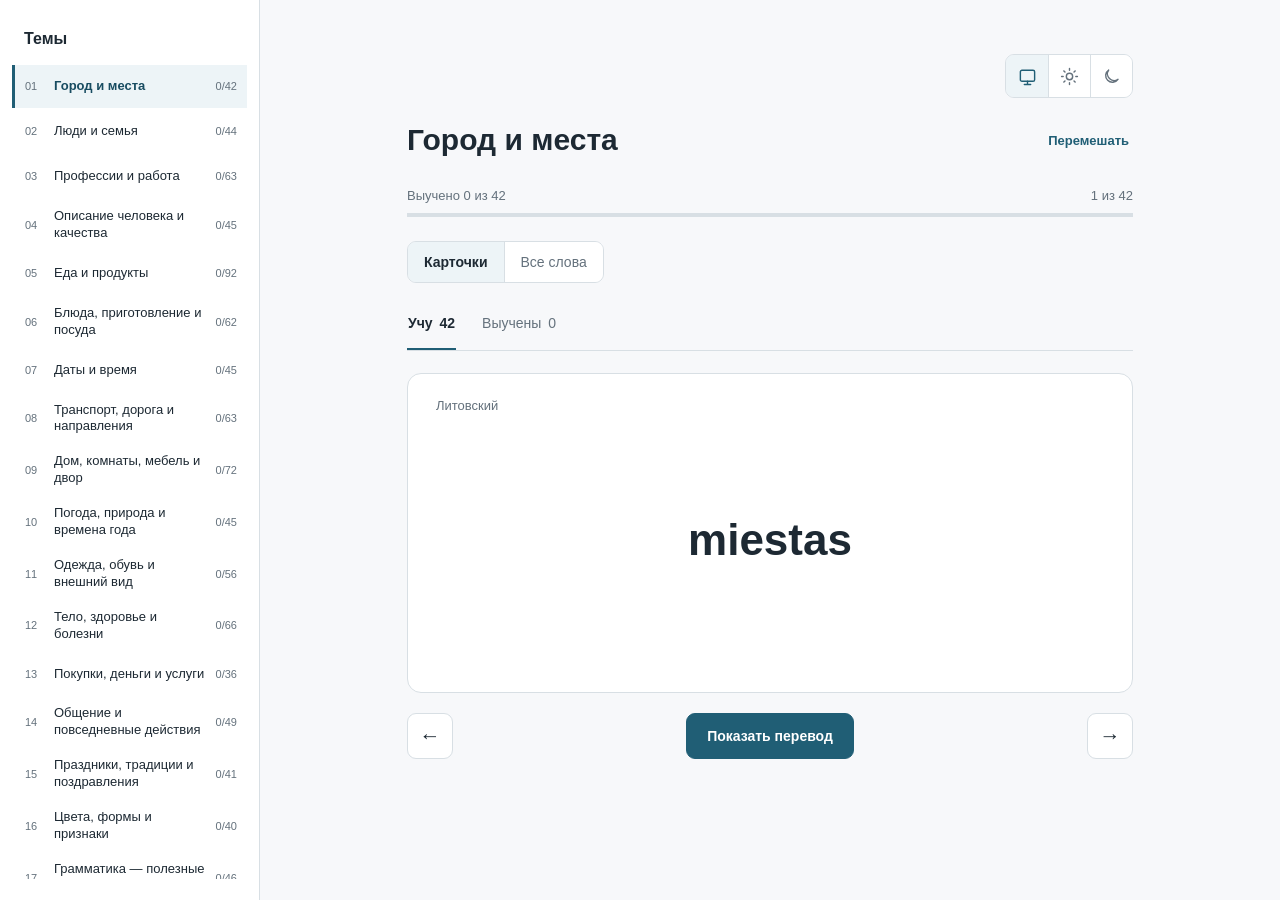
<file: index.html>
<!doctype html>
<html lang="ru">
  <head>
    <meta charset="utf-8">
    <meta name="viewport" content="width=device-width, initial-scale=1">
    <meta name="description" content="Карточки для запоминания литовских слов и фраз с русским переводом.">
    <title>Карточки литовского языка</title>
    <script>
      try { document.documentElement.dataset.theme = localStorage.getItem("cards-theme") || "system"; } catch {}
    </script>
    <link rel="stylesheet" href="styles.css">
    <script defer src="app.js"></script>
  </head>
  <body>
    <p id="load-status" class="load-status" role="status">Загрузка слов…</p>
    <div id="app-shell" class="app-shell" hidden>
      <aside class="sidebar" aria-label="Темы">
        <h2>Темы</h2>
        <nav id="topic-list" class="topic-list" aria-label="Выбрать тему"></nav>
      </aside>

      <main class="study-area" aria-label="Карточки литовского языка">
        <section class="study-content">
          <div class="top-controls">
            <div class="theme-control" role="group" aria-label="Оформление">
              <button id="theme-system" type="button" class="theme-button" aria-label="Системная тема" title="Системная тема" aria-pressed="true">
                <svg viewBox="0 0 24 24" fill="none" stroke="currentColor" stroke-width="1.8" stroke-linecap="round" stroke-linejoin="round" aria-hidden="true"><rect x="3" y="4" width="18" height="14" rx="2"/><path d="M8 22h8M12 18v4"/></svg>
              </button>
              <button id="theme-light" type="button" class="theme-button" aria-label="Дневная тема" title="Дневная тема" aria-pressed="false">
                <svg viewBox="0 0 24 24" fill="none" stroke="currentColor" stroke-width="1.8" stroke-linecap="round" aria-hidden="true"><circle cx="12" cy="12" r="4"/><path d="M12 2v2m0 16v2M4.9 4.9l1.4 1.4m11.4 11.4 1.4 1.4M2 12h2m16 0h2M4.9 19.1l1.4-1.4M17.7 6.3l1.4-1.4"/></svg>
              </button>
              <button id="theme-dark" type="button" class="theme-button" aria-label="Ночная тема" title="Ночная тема" aria-pressed="false">
                <svg viewBox="0 0 24 24" fill="none" stroke="currentColor" stroke-width="1.8" stroke-linecap="round" stroke-linejoin="round" aria-hidden="true"><path d="M20.2 15.6A8.5 8.5 0 0 1 8.4 3.8 8.5 8.5 0 1 0 20.2 15.6Z"/></svg>
              </button>
            </div>
            <div class="mobile-topic-picker">
              <label for="topic-select">Тема</label>
              <select id="topic-select"></select>
            </div>
          </div>

          <div class="session-head">
            <h1 id="current-topic"></h1>
            <button id="shuffle-button" class="text-button" type="button">Перемешать</button>
          </div>

          <div class="progress-row">
            <span id="progress-text"></span>
            <span id="card-position"></span>
          </div>
          <div class="progress-track" role="progressbar" aria-label="Выучено в теме" aria-valuemin="0" aria-valuemax="100" aria-valuenow="0" id="progress-bar"><span id="progress-fill"></span></div>

          <div class="view-switch" role="group" aria-label="Вид слов">
            <button id="view-cards" type="button" class="active" aria-pressed="true">Карточки</button>
            <button id="view-list" type="button" aria-pressed="false">Все слова</button>
          </div>

          <div id="card-pane">
            <div class="mode-switch" role="group" aria-label="Режим карточек">
              <button id="mode-study" type="button" class="active" aria-pressed="true">Учу <span id="study-count"></span></button>
              <button id="mode-known" type="button" aria-pressed="false">Выучены <span id="known-count"></span></button>
            </div>

            <div id="card-stage" class="card-stage">
              <button id="flashcard" class="flashcard" type="button" aria-label="Показать перевод">
                <span id="card-side-label" class="card-side-label">Литовский</span>
                <span class="card-center">
                  <span id="card-word" class="card-word"></span>
                  <span id="card-question" class="card-question"></span>
                </span>
              </button>
              <div id="empty-state" class="empty-state" hidden>
                <h3 id="empty-title"></h3>
                <button id="empty-action" class="primary-button" type="button"></button>
              </div>
            </div>

            <div id="card-actions" class="card-actions">
              <button id="previous-button" class="round-button" type="button" aria-label="Предыдущая карточка">←</button>
              <div class="answer-actions">
                <button id="reveal-button" class="primary-button" type="button">Показать перевод</button>
                <button id="again-button" class="secondary-button" type="button" hidden>Ещё раз</button>
                <button id="known-button" class="primary-button" type="button" hidden>Знаю</button>
                <button id="return-button" class="secondary-button" type="button" hidden>Вернуть в учёбу</button>
              </div>
              <button id="next-button" class="round-button" type="button" aria-label="Следующая карточка">→</button>
            </div>
          </div>

          <section id="word-list" class="word-list" aria-label="Все слова темы" hidden>
            <table>
              <thead><tr><th scope="col">Литовский</th><th scope="col">Перевод</th></tr></thead>
              <tbody id="word-list-rows"></tbody>
            </table>
          </section>
        </section>
      </main>
    </div>
  </body>
</html>
</file>
<file: styles.css>
:root {
  color-scheme: light;
  --background: #f7f8fa;
  --surface: #fff;
  --text: #1d2933;
  --muted: #64717c;
  --accent: #205e75;
  --accent-hover: #184c61;
  --border: #d8dfe4;
  --selected: #edf4f7;
  --hover: #f4f7f8;
  --card-hover: #9bb6c1;
  --primary-text: #fff;
  --focus: #7aa9bc;
  font-family: -apple-system, BlinkMacSystemFont, "Segoe UI", Roboto, "Noto Sans", Arial, sans-serif;
  font-synthesis: none;
}

:root[data-theme="dark"] {
  color-scheme: dark;
  --background: #151b1f;
  --surface: #20282d;
  --text: #edf2f4;
  --muted: #a9b8c0;
  --accent: #8cc9e0;
  --accent-hover: #b6ddeb;
  --border: #3d4a51;
  --selected: #2b3d47;
  --hover: #27343b;
  --card-hover: #729aa9;
  --primary-text: #102732;
  --focus: #b6ddeb;
}

@media (prefers-color-scheme: dark) {
  :root:not([data-theme="light"]) {
    color-scheme: dark;
    --background: #151b1f;
    --surface: #20282d;
    --text: #edf2f4;
    --muted: #a9b8c0;
    --accent: #8cc9e0;
    --accent-hover: #b6ddeb;
    --border: #3d4a51;
    --selected: #2b3d47;
    --hover: #27343b;
    --card-hover: #729aa9;
    --primary-text: #102732;
    --focus: #b6ddeb;
  }
}

* { box-sizing: border-box; }
body { margin: 0; color: var(--text); background: var(--background); }
button, select { font: inherit; }
button { cursor: pointer; }
button:focus-visible, select:focus-visible { outline: 3px solid var(--focus); outline-offset: 2px; }
[hidden] { display: none !important; }
.load-status { max-width: 640px; margin: 12vh auto 0; padding: 0 20px; color: var(--muted); text-align: center; line-height: 1.5; }

.app-shell { display: grid; grid-template-columns: 260px minmax(0, 1fr); min-height: 100vh; }
.sidebar { position: sticky; top: 0; height: 100vh; padding: 30px 12px 18px; background: var(--surface); border-right: 1px solid var(--border); }
.sidebar h2 { margin: 0 12px 17px; font-size: 16px; font-weight: 650; }
.topic-list { display: grid; gap: 2px; max-height: calc(100vh - 86px); overflow-y: auto; scrollbar-width: thin; }
.topic-button { display: grid; grid-template-columns: 23px minmax(0, 1fr) auto; align-items: center; gap: 6px; width: 100%; min-height: 43px; padding: 8px 10px; border: 0; border-left: 3px solid transparent; background: transparent; color: var(--text); text-align: left; font-size: 13px; line-height: 1.3; }
.topic-button:hover { background: var(--hover); }
.topic-button.active { border-left-color: var(--accent); background: var(--selected); color: var(--accent-hover); font-weight: 600; }
.topic-number, .topic-done { color: var(--muted); font-size: 11px; font-weight: 400; font-variant-numeric: tabular-nums; }

.study-area { min-width: 0; }
.study-content { width: min(100%, 790px); margin: 0 auto; padding: 54px 32px 60px; }
.top-controls { display: flex; justify-content: flex-end; margin-bottom: 20px; }
.theme-control { display: inline-flex; border: 1px solid var(--border); border-radius: 9px; overflow: hidden; }
.theme-button { display: grid; place-items: center; width: 42px; height: 42px; border: 0; background: var(--surface); color: var(--muted); }
.theme-button + .theme-button { border-left: 1px solid var(--border); }
.theme-button:hover { background: var(--hover); }
.theme-button.active { background: var(--selected); color: var(--accent); }
.theme-button svg { width: 19px; height: 19px; }
.session-head { display: flex; align-items: center; justify-content: space-between; gap: 20px; }
.session-head h1 { margin: 0; font-size: clamp(24px, 3vw, 30px); font-weight: 650; line-height: 1.25; }
.text-button { min-height: 44px; border: 0; padding: 0 4px; background: transparent; color: var(--accent); font-size: 13px; font-weight: 600; white-space: nowrap; }
.text-button:hover { text-decoration: underline; }
.progress-row { display: flex; justify-content: space-between; gap: 12px; margin-top: 26px; color: var(--muted); font-size: 13px; font-variant-numeric: tabular-nums; }
.progress-track { height: 4px; margin-top: 10px; overflow: hidden; background: var(--border); }
.progress-track span { display: block; width: 0; height: 100%; background: var(--accent); }
.view-switch { display: inline-flex; margin-top: 24px; border: 1px solid var(--border); border-radius: 9px; overflow: hidden; }
.view-switch button { min-height: 40px; border: 0; padding: 0 16px; background: var(--surface); color: var(--muted); font-size: 14px; }
.view-switch button + button { border-left: 1px solid var(--border); }
.view-switch button.active { background: var(--selected); color: var(--text); font-weight: 650; }
.mode-switch { display: flex; gap: 25px; margin: 24px 0 22px; border-bottom: 1px solid var(--border); }
.mode-switch button { min-height: 43px; border: 0; border-bottom: 2px solid transparent; padding: 0 1px 10px; background: transparent; color: var(--muted); font-size: 14px; }
.mode-switch button.active { border-bottom-color: var(--accent); color: var(--text); font-weight: 650; }
.mode-switch span { margin-left: 3px; font-variant-numeric: tabular-nums; }
.card-stage { min-height: 320px; }
.flashcard, .empty-state { width: 100%; min-height: 320px; border: 1px solid var(--border); border-radius: 14px; background: var(--surface); }
.flashcard { display: flex; flex-direction: column; padding: 24px 28px; color: var(--text); text-align: left; }
.flashcard:hover { border-color: var(--card-hover); }
.flashcard.revealed { border-color: var(--card-hover); }
.card-side-label { color: var(--muted); font-size: 13px; }
.card-center { display: flex; flex: 1; flex-direction: column; align-items: center; justify-content: center; width: 100%; padding: 25px 8px; text-align: center; }
.card-word { max-width: 100%; font-size: clamp(31px, 4vw, 44px); font-weight: 600; line-height: 1.2; overflow-wrap: break-word; }
.card-question { margin-top: 12px; color: var(--muted); font-size: 17px; }
.card-question:empty { display: none; }
.empty-state { display: flex; flex-direction: column; align-items: center; justify-content: center; padding: 24px; text-align: center; }
.empty-state h3 { margin: 0 0 22px; font-size: 21px; font-weight: 600; }
.card-actions { display: flex; align-items: center; justify-content: space-between; gap: 12px; margin-top: 20px; }
.answer-actions { display: flex; justify-content: center; gap: 10px; flex: 1; }
.primary-button, .secondary-button, .round-button { min-height: 46px; border-radius: 9px; font-size: 14px; font-weight: 600; }
.primary-button { border: 1px solid var(--accent); padding: 0 20px; background: var(--accent); color: var(--primary-text); }
.primary-button:hover { background: var(--accent-hover); }
.secondary-button { border: 1px solid var(--border); padding: 0 18px; background: var(--surface); color: var(--text); }
.secondary-button:hover, .round-button:hover { background: var(--selected); }
.round-button { flex: none; width: 46px; border: 1px solid var(--border); background: var(--surface); color: var(--text); font-size: 21px; font-weight: 400; }
.mobile-topic-picker { display: none; }
.word-list { margin-top: 20px; border: 1px solid var(--border); border-radius: 12px; background: var(--surface); overflow: hidden; }
.word-list table { width: 100%; border-collapse: collapse; table-layout: fixed; }
.word-list th { padding: 14px 20px; border-bottom: 1px solid var(--border); color: var(--muted); text-align: left; font-size: 12px; font-weight: 600; }
.word-list td { padding: 14px 20px; border-bottom: 1px solid var(--border); font-size: 15px; line-height: 1.45; overflow-wrap: break-word; vertical-align: top; }
.word-list tr:last-child td { border-bottom: 0; }
.word-list td strong { font-weight: 600; }
.word-list td small { display: block; margin-top: 3px; color: var(--muted); font-size: 12px; }

@media (max-width: 800px) {
  .app-shell { grid-template-columns: 220px minmax(0, 1fr); }
  .study-content { padding-inline: 26px; }
}
@media (max-width: 700px) {
  .app-shell { display: block; }
  .sidebar { display: none; }
  .study-content { padding: 24px 20px 40px; }
  .top-controls { flex-direction: column; align-items: stretch; gap: 18px; margin-bottom: 0; }
  .theme-control { align-self: flex-end; }
  .mobile-topic-picker { display: block; }
  .mobile-topic-picker label { display: block; margin-bottom: 8px; color: var(--muted); font-size: 13px; }
  .mobile-topic-picker select { width: 100%; min-height: 48px; padding: 0 12px; border: 1px solid var(--border); border-radius: 9px; background: var(--surface); color: var(--text); font-size: 15px; }
  .session-head { justify-content: flex-end; margin-top: 8px; }
  .session-head h1 { display: none; }
  .progress-row { margin-top: 18px; }
  .view-switch { margin-top: 20px; }
  .mode-switch { margin: 20px 0 18px; }
  .card-stage, .flashcard, .empty-state { min-height: 260px; }
  .flashcard { padding: 20px; }
  .card-word { font-size: clamp(30px, 9vw, 40px); }
  .card-actions { gap: 8px; }
  .answer-actions { gap: 8px; }
  .primary-button, .secondary-button { padding-inline: 14px; }
  .word-list th, .word-list td { padding-inline: 14px; }
}
@media (max-width: 360px) {
  .study-content { padding-inline: 15px; }
  .card-stage, .flashcard, .empty-state { min-height: 225px; }
  .primary-button, .secondary-button { padding-inline: 10px; font-size: 13px; }
  .round-button { width: 43px; }
}
</file>
